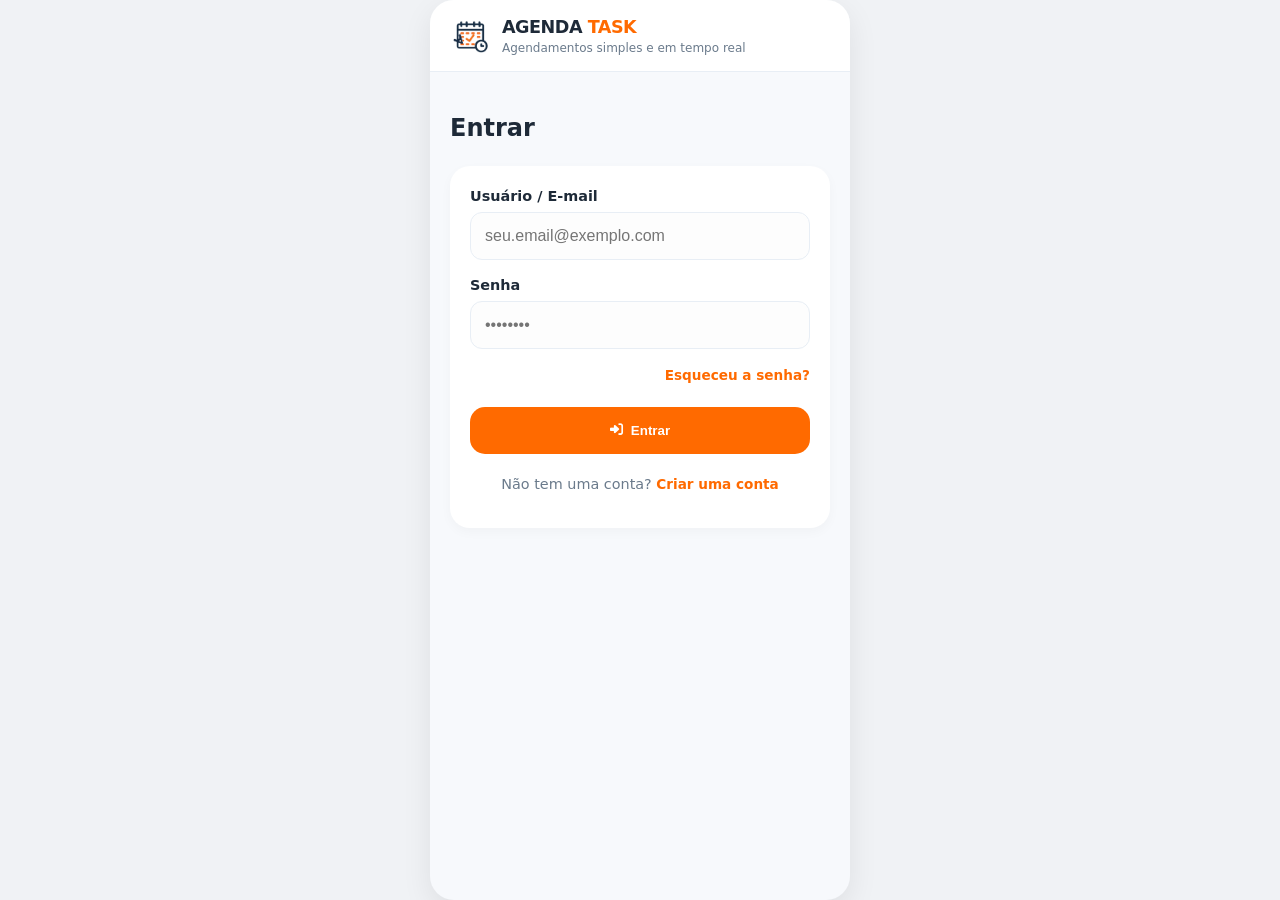
<file: index.html>
<!DOCTYPE html>
<html lang="pt-br">
<head>
  <meta charset="utf-8" />
  <meta name="viewport" content="width=device-width, initial-scale=1, viewport-fit=cover" />
  <title>Agenda Task — App de Agendamentos</title>
  <link rel="icon" href="assets/logo.png">
  <link rel="preconnect" href="https://cdnjs.cloudflare.com" />
  <link rel="stylesheet" href="https://cdnjs.cloudflare.com/ajax/libs/font-awesome/6.5.2/css/all.min.css">
  <link rel="stylesheet" href="style.css" />
</head>
<body>
  <main class="app">

    <header class="app-header">
      <img src="assets/logo.png" alt="Agenda Task" class="logo" />
      <div class="brand">
        <h1>AGENDA <span>TASK</span></h1>
        <p class="tagline">Agendamentos simples e em tempo real</p>
      </div>
    </header>

    <section id="screen-login" class="screen active" aria-labelledby="titulo-login">
      <h2 id="titulo-login" class="screen-title">Entrar</h2>
      <form id="login-form" class="card">
        <label>Usuário / E-mail
          <input type="email" id="login-user" autocomplete="username" placeholder="seu.email@exemplo.com" required>
        </label>
        <label>Senha
          <input type="password" id="login-pass" autocomplete="current-password" placeholder="••••••••" required>
        </label>
        
        <div style="text-align: right; margin-bottom: 20px;">
          <span class="link-action" id="link-go-recover">Esqueceu a senha?</span>
        </div>

        <button class="btn primary" type="submit">
          <i class="fa-solid fa-right-to-bracket"></i> Entrar
        </button>

        <div style="text-align: center; margin-top: 20px;">
          <p style="font-size: 0.9rem; color: var(--muted);">Não tem uma conta? <span class="link-action" id="link-go-register">Criar uma conta</span></p>
        </div>
      </form>
    </section>

    <section id="screen-register" class="screen" aria-labelledby="titulo-register">
      <div class="back-link btn-back-to-login-class" id="btn-back-from-reg">
        <i class="fa-solid fa-arrow-left"></i> Voltar para o Login
      </div>
      
      <h2 id="titulo-register" class="screen-title">Criar Conta</h2>
      <p class="screen-subtitle">Cadastre-se para começar a gerenciar seus agendamentos.</p>
      
      <form id="register-form" class="card">
        <label>Seu Nome
          <input type="text" id="register-name" placeholder="Ex: João Silva" required>
        </label>
        <label>E-mail (Será seu usuário)
          <input type="email" id="register-email" placeholder="seu.email@exemplo.com" required>
        </label>
        <label>Senha
          <input type="password" id="register-pass" placeholder="••••••••" minlength="6" required>
        </label>
        <label>Confirmar Senha
          <input type="password" id="register-confirm-pass" placeholder="••••••••" minlength="6" required>
        </label>
        <button class="btn primary" type="submit">
          <i class="fa-solid fa-user-plus"></i> Cadastrar e Entrar
        </button>
      </form>
    </section>

    <section id="screen-recover" class="screen" aria-labelledby="titulo-recover">
      <div class="back-link btn-back-to-login-class">
        <i class="fa-solid fa-arrow-left"></i> Voltar para o Login
      </div>
      
      <h2 id="titulo-recover" class="screen-title">Recuperar Acesso</h2>
      <p class="screen-subtitle">Insira o seu e-mail cadastrado para receber as instruções.</p>
      
      <form id="recover-form" class="card">
        <label>E-mail
          <input type="email" id="recover-email" placeholder="seu.email@exemplo.com" required>
        </label>
        <button class="btn primary" type="submit">
          <i class="fa-solid fa-paper-plane"></i> Avançar
        </button>
      </form>
    </section>

    <section id="screen-new-password" class="screen" aria-labelledby="titulo-nova-senha">
      <h2 id="titulo-nova-senha" class="screen-title">Criar Nova Senha</h2>
      <p class="screen-subtitle">Escolha uma senha forte de acesso para proteger a sua agenda.</p>
      
      <form id="password-form" class="card">
        <label>Nova Senha
          <input type="password" id="new-pass" placeholder="••••••••" minlength="6" required>
        </label>
        <label>Confirmar Nova Senha
          <input type="password" id="confirm-pass" placeholder="••••••••" minlength="6" required>
        </label>
        <button class="btn primary" type="submit">
          <i class="fa-solid fa-lock"></i> Salvar Nova Senha
        </button>
      </form>
    </section>

    <section id="screen-home" class="screen" aria-labelledby="titulo-home">
      <h2 id="titulo-home" class="screen-title">Minha Agenda</h2>
      <div class="clock card">
        <div class="clock-left">
          <i class="fa-regular fa-calendar"></i>
          <div>
            <strong id="today-label">Hoje</strong>
            <small id="today-date">--/--/----</small>
          </div>
        </div>
        <div class="clock-right">
          <span id="live-time">--:--:--</span>
        </div>
      </div>
      <div class="filters">
        <input type="date" id="filter-date">
        <input type="search" id="filter-text" placeholder="Buscar compromisso">
        <button id="btn-clear-filters" class="btn ghost"><i class="fa-solid fa-eraser"></i></button>
      </div>
      <div class="card" id="empty-state" hidden>
        <p>Nenhum compromisso para este dia.</p>
      </div>
      <ul id="events-list" class="events"></ul>
    </section>

    <section id="screen-profile" class="screen" aria-labelledby="titulo-perfil">
      <h2 id="titulo-perfil" class="screen-title">Meu Perfil</h2>
      <div class="card profile-header">
        <div class="profile-avatar">
          <i class="fa-solid fa-user-tie"></i>
        </div>
        <div class="profile-info">
          <input type="text" id="prof-name" placeholder="Seu Nome Profissional" class="input-minimal">
          <input type="text" id="prof-category" placeholder="Ex: Designer, Barbeiro" class="input-minimal sub">
        </div>
      </div>
      <div class="card" style="margin-top: 12px;">
        <h3>Configurações de Horários</h3>
        <div class="grid-2">
          <label>Início
            <input type="time" id="work-start" value="08:00">
          </label>
          <label>Fim
            <input type="time" id="work-end" value="18:00">
          </label>
        </div>
        <label>Valor da Sessão (R$)
          <input type="number" id="prof-price" placeholder="0,00">
        </label>
        <button class="btn primary" id="btn-save-profile">
          <i class="fa-solid fa-check"></i> Salvar Perfil
        </button>
      </div>
    </section>

    <nav class="tabbar">
      <button class="tab active" data-screen="home"><i class="fa-solid fa-calendar-check"></i><span>Agenda</span></button>
      <button class="tab" data-screen="profile"><i class="fa-solid fa-address-card"></i><span>Perfil</span></button>
      <button class="tab" id="tab-add"><i class="fa-solid fa-circle-plus"></i><span>Novo</span></button>
      <button class="tab" id="btn-logout"><i class="fa-solid fa-right-from-bracket"></i><span>Sair</span></button>
    </nav>

    <dialog id="event-modal">
      <form method="dialog" id="event-form" class="modal-card">
        <div class="modal-head">
          <h3 id="modal-title">Novo compromisso</h3>
          <button class="icon-btn" id="modal-close" type="button"><i class="fa-solid fa-xmark"></i></button>
        </div>
        <label>Título <input type="text" id="event-title" required></label>
        <div class="grid-2">
          <label>Data <input type="date" id="event-date" required></label>
          <label>Hora <input type="time" id="event-time" required></label>
        </div>
        <button class="btn primary" type="submit" style="margin-top: 15px;">
          <i class="fa-solid fa-floppy-disk"></i> Salvar Compromisso
        </button>
      </form>
    </dialog>

  </main>

  <script src="script.js"></script>
</body>
</html>
</file>
<file: style.css>
/* ==========================================================================
   AGENDA TASK - ESTILO COMPLETO E UNIFICADO
   ========================================================================== */

:root {
  --bg: #f7f9fc;
  --card: #ffffff;
  --ink: #1E2A38;        /* Azul Escuro */
  --muted: #6b7b8c;
  --brand: #FF6A00;      /* Laranja */
  --brand-ink: #d75300;
  --line: #e8eef5;
  --shadow: 0 10px 30px rgba(0,0,0,.08);
  --radius: 20px;
}

* { box-sizing: border-box; }

html, body { 
  height: 100%; 
  margin: 0; 
  background: #f0f2f5; 
}

body {
  font: 16px/1.4 system-ui, -apple-system, sans-serif;
  color: var(--ink);
  display: flex;
  justify-content: center;
  align-items: center;
}

/* CONTAINER PRINCIPAL (Simulação de Celular) */
.app {
  width: 100%;
  max-width: 420px;
  height: 100vh;
  max-height: 900px;
  background: var(--bg);
  box-shadow: var(--shadow);
  border-radius: 24px;
  overflow: hidden;
  position: relative;
  display: flex;
  flex-direction: column;
}

@media (max-width: 420px) {
  .app { border-radius: 0; height: 100vh; max-height: none; }
}

.app-header {
  background: #fff;
  padding: 15px 20px;
  display: flex;
  align-items: center;
  gap: 12px;
  border-bottom: 1px solid var(--line);
  flex-shrink: 0;
}
.logo { width: 40px; height: 40px; border-radius: 8px; }
.brand h1 { margin: 0; font-size: 1.1rem; letter-spacing: -0.5px; }
.brand h1 span { color: var(--brand); }
.brand p { margin: 0; font-size: 0.75rem; color: var(--muted); }

/* SISTEMA DE TELAS */
.screen {
  flex: 1;
  overflow-y: auto;
  padding: 20px;
  padding-bottom: 100px;
  display: none; 
}
.screen.active { display: block; animation: fadeIn 0.3s ease-out; }

@keyframes fadeIn { 
  from { opacity: 0; transform: translateY(12px); } 
  to { opacity: 1; transform: translateY(0); } 
}

.screen-title { font-size: 1.5rem; margin-bottom: 20px; font-weight: 800; }
.screen-subtitle { font-size: 0.9rem; color: var(--muted); margin-bottom: 24px; margin-top: -12px; line-height: 1.4; }

/* CARTÕES E FORMULÁRIOS */
.card {
  background: var(--card);
  padding: 20px;
  border-radius: var(--radius);
  box-shadow: 0 4px 12px rgba(0,0,0,0.03);
  margin-bottom: 16px;
}

label { display: block; margin-bottom: 15px; font-size: 0.9rem; font-weight: 700; }

input, textarea, select {
  width: 100%;
  padding: 14px;
  margin-top: 6px;
  border: 1px solid var(--line);
  border-radius: 12px;
  background: #fdfdfd;
  font-size: 1rem;
  transition: border-color 0.2s;
}

input:focus { border-color: var(--brand); outline: none; }

.grid-2 { display: grid; grid-template-columns: 1fr 1fr; gap: 12px; }

/* PERFIL PROFISSIONAL */
.profile-header { display: flex; align-items: center; gap: 16px; }
.profile-avatar {
  width: 65px;
  height: 65px;
  flex-shrink: 0;
  background: var(--line);
  border-radius: 50%;
  display: grid; place-items: center;
  font-size: 1.6rem; color: var(--brand);
  border: 2px solid var(--brand);
}
.input-minimal {
  border: none !important; background: transparent !important;
  font-weight: 800; font-size: 1.3rem; padding: 0 !important;
  margin: 0 !important;
}
.input-minimal.sub { font-weight: 400; font-size: 0.95rem; color: var(--muted); }

/* LINKS INTERNOS E VOLTAR */
.link-action {
  font-size: 0.85rem; color: var(--brand); font-weight: 600; cursor: pointer;
  transition: text-decoration 0.2s;
}
.link-action:hover { text-decoration: underline; }

.back-link {
  display: inline-flex; align-items: center; gap: 8px;
  color: var(--muted); font-size: 0.9rem; font-weight: 600;
  margin-bottom: 20px; cursor: pointer;
  transition: color 0.2s ease;
}
.back-link:hover { color: var(--brand); }

/* BOTÕES */
.btn {
  width: 100%; padding: 16px; border: none; border-radius: 15px;
  font-weight: 700; cursor: pointer; display: flex;
  align-items: center; justify-content: center; gap: 8px;
  transition: 0.2s;
}
.btn.primary { background: var(--brand); color: #fff; }
.btn.primary:active { transform: scale(0.98); }
.btn.ghost { background: var(--line); color: var(--ink); }

/* COMPROMISSOS (AGENDA) */
.clock { display: flex; justify-content: space-between; padding: 15px; background: var(--ink); color: #fff; border-radius: 15px; align-items: center; }
.clock-right { font-family: monospace; color: var(--brand); font-size: 1.2rem; }

.filters { display: flex; gap: 8px; margin: 15px 0; }
.filters input[type="date"] { width: 130px; padding: 10px; margin: 0; }
.filters input[type="search"] { flex: 1; padding: 10px; margin: 0; }
.filters .btn.ghost { width: 45px; padding: 0; margin: 0; }

.events { list-style: none; padding: 0; margin: 0; }
.event { 
  background: #fff; padding: 16px; border-radius: 18px; 
  margin-bottom: 12px; border-left: 5px solid var(--brand);
  box-shadow: 0 2px 8px rgba(0,0,0,0.02);
}
.event-header { display: flex; justify-content: space-between; align-items: flex-start; }
.event-title { margin: 0; font-weight: 700; font-size: 1.05rem; }
.event-actions { display: flex; gap: 4px; }
.event-meta { font-size: 0.85rem; color: var(--muted); margin-top: 6px; }
.icon-btn { background: none; border: none; color: var(--muted); cursor: pointer; padding: 5px; }

/* BARRA DE NAVEGAÇÃO (TABBAR) */
.tabbar {
  position: absolute; bottom: 0; left: 0; right: 0; height: 75px;
  background: #fff; border-top: 1px solid var(--line);
  display: none; grid-template-columns: repeat(4, 1fr);
  align-items: center; z-index: 100;
}

body:has(#screen-home.active) .tabbar,
body:has(#screen-profile.active) .tabbar {
  display: grid;
}

.tab {
  background: none; border: none;
  display: flex; flex-direction: column;
  align-items: center; gap: 4px;
  color: var(--muted); cursor: pointer;
  padding: 10px 0;
}
.tab i { font-size: 1.2rem; }
.tab span { font-size: 0.65rem; font-weight: 700; text-transform: uppercase; }
.tab.active { color: var(--brand); }

/* MODAL / DIALOG */
dialog { border: none; border-radius: 24px; padding: 0; width: 90%; max-width: 400px; }
dialog::backdrop { background: rgba(0,0,0,0.5); backdrop-filter: blur(4px); }
.modal-card { padding: 25px; }
.modal-head { display: flex; justify-content: space-between; align-items: center; margin-bottom: 20px; }
</file>
